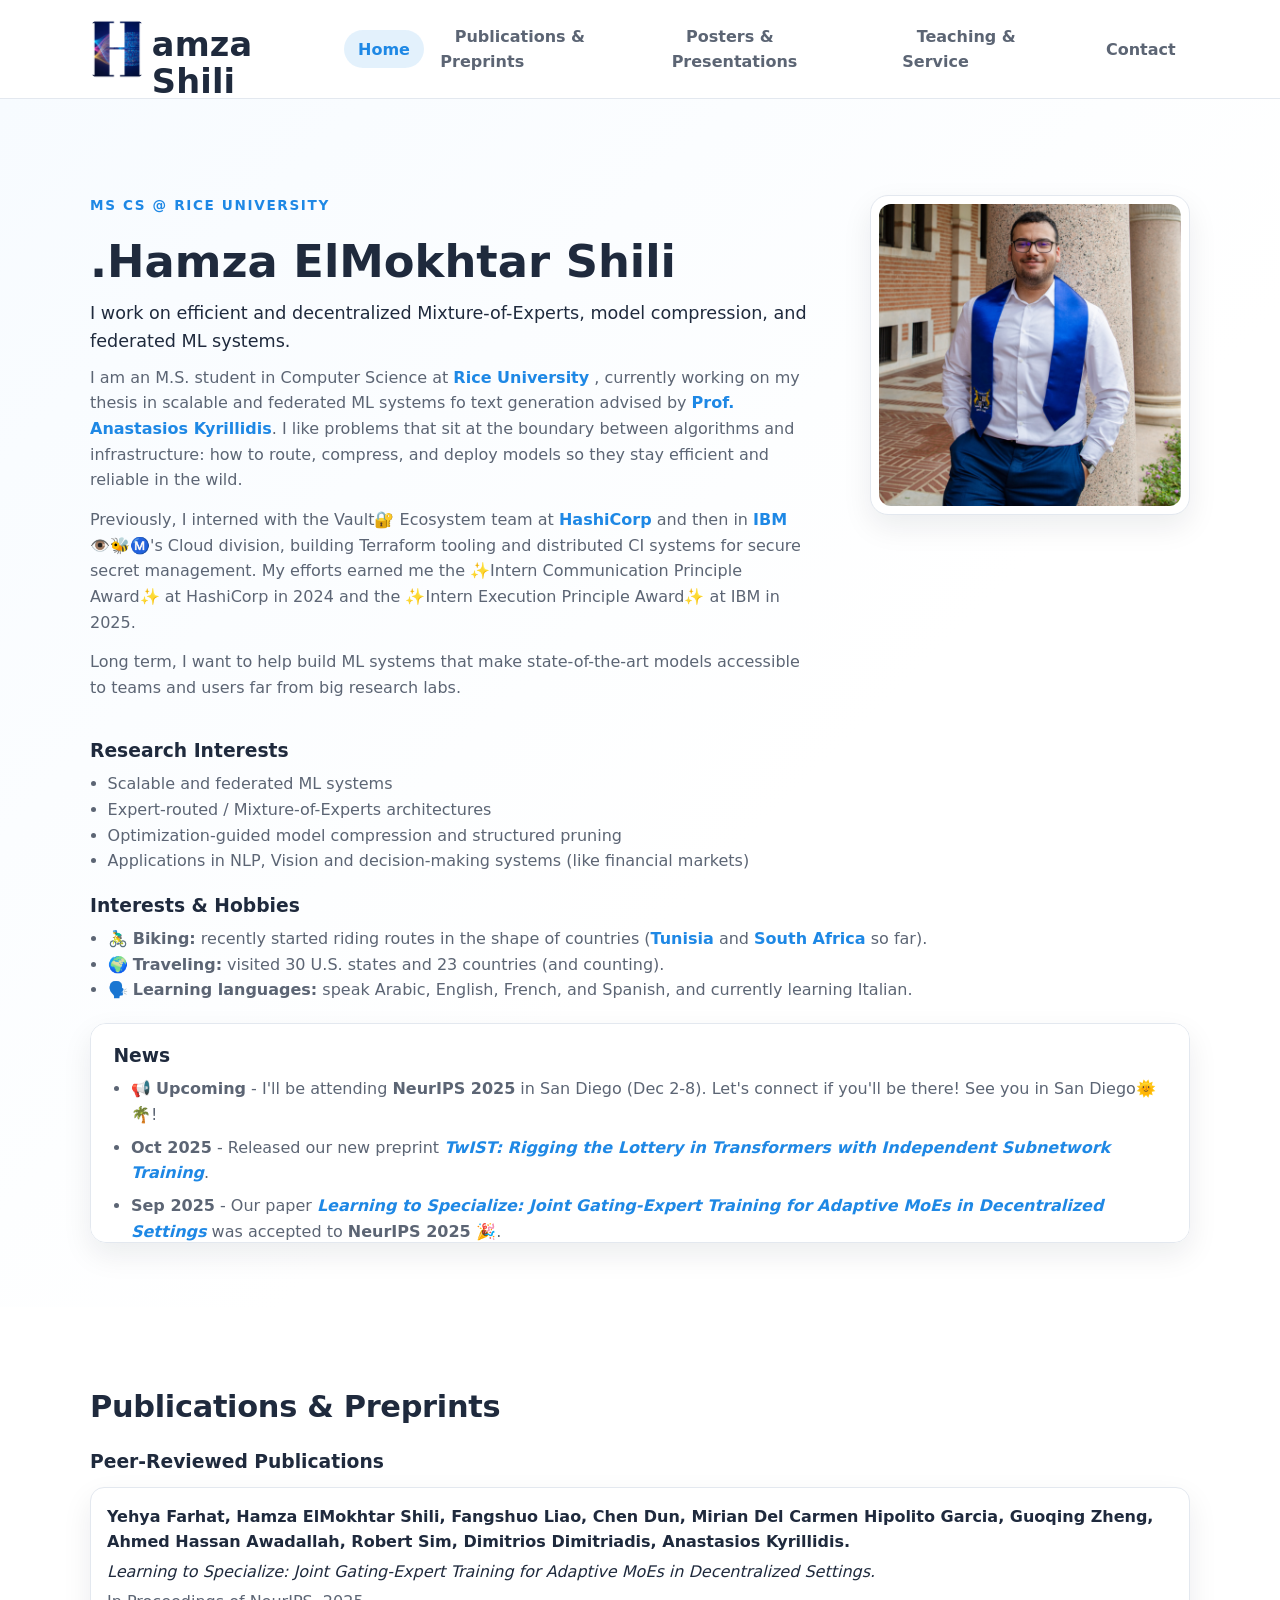
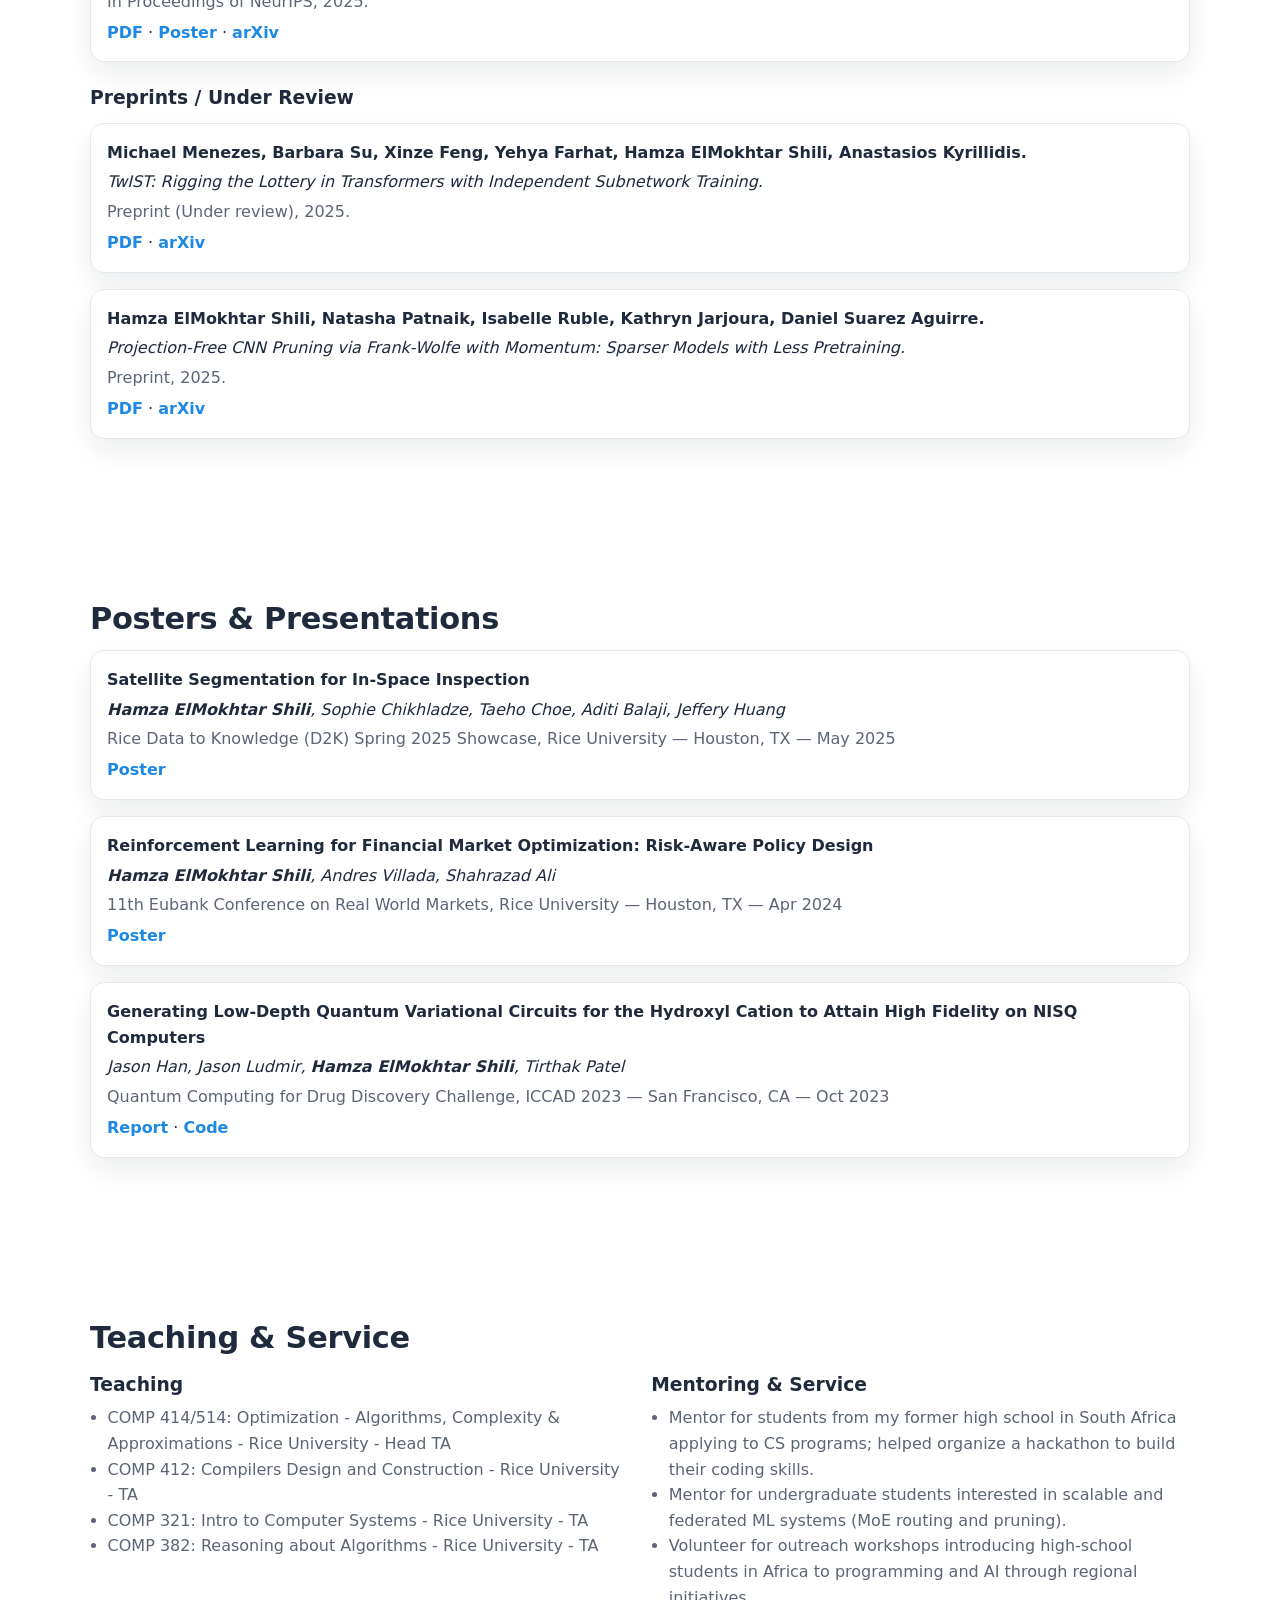
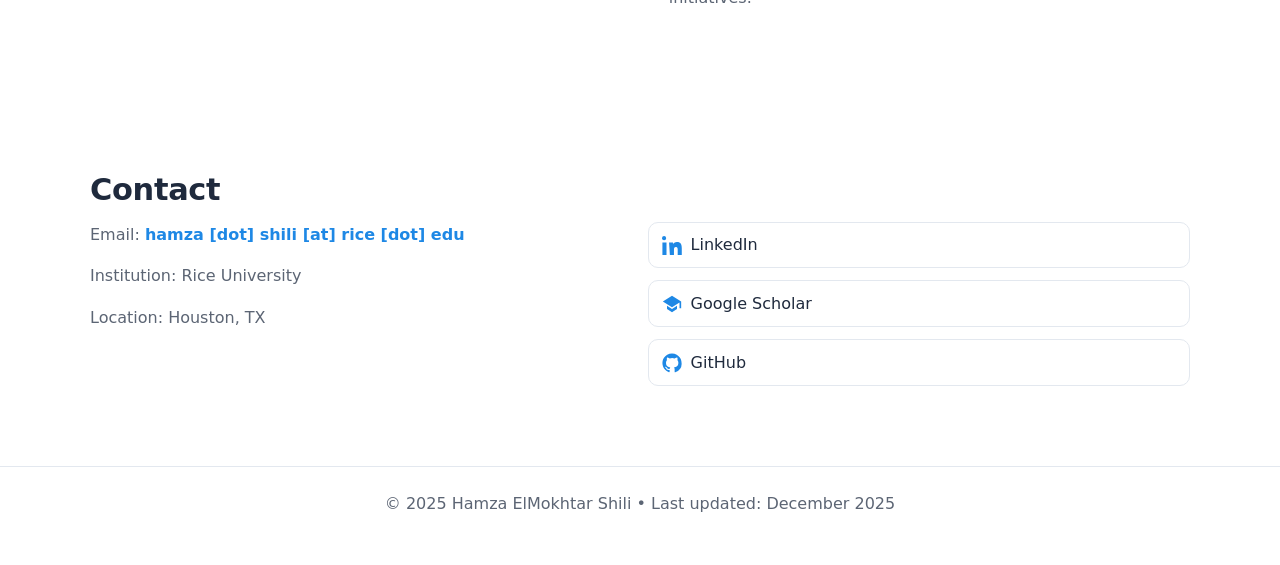
<file: index.html>
<!DOCTYPE html>
<html lang="en">
<head>
  <meta charset="UTF-8">
  <meta name="viewport" content="width=device-width, initial-scale=1.0">
  <title>Hamza ElMokhtar Shili | Academic Website</title>
  <link rel="icon" type="image/png" href="images/favicon.png">
  <link rel="apple-touch-icon" href="images/favicon.png">
  <link rel="stylesheet" href="style.css">
</head>
<body>
  <header class="site-header">
    <div class="container nav-container">
      <div class="brand">
        <span class="brand-mark">
          <img src="images/1.png" alt="Hamza ElMokhtar Shili logo">
        </span>
        <span class="brand-name">amza Shili</span>
      </div>
      <button class="nav-toggle" aria-label="Toggle navigation">
        <span></span>
        <span></span>
        <span></span>
      </button>
      <nav class="main-nav" aria-label="Main navigation">
        <ul>
          <li><a href="#home" class="nav-link active">Home</a></li>
          <li><a href="#publications" class="nav-link">Publications &amp; Preprints</a></li>
          <li><a href="#posters-presentations" class="nav-link">Posters &amp; Presentations</a></li>
          <li><a href="#teaching-service" class="nav-link">Teaching &amp; Service</a></li>
          <li><a href="#contact" class="nav-link">Contact</a></li>
        </ul>
      </nav>
    </div>
  </header>

  <main>
    <section id="home" class="section hero">
      <div class="container hero-grid">
        <div class="hero-content">
          <div class="hero-header">
            <div class="hero-text">
              <p class="eyebrow">MS CS @ Rice University</p>
              <h1>.Hamza ElMokhtar Shili</h1>
              <p class="tagline">I work on efficient and decentralized Mixture-of-Experts, model compression, and federated ML systems.</p>
              <p class="bio">
                I am an M.S. student in Computer Science at 
                <a href="https://www.rice.edu" class="text-link" target="_blank"> Rice University</a>
                , currently working on my thesis in scalable and federated ML systems fo text generation advised by 
                <a href="https://akyrillidis.github.io/about/" class="text-link" target="_blank">Prof. Anastasios Kyrillidis</a>. 
                I like problems that sit at the boundary between algorithms and infrastructure: how to route, compress, and deploy models so they stay efficient and reliable in the wild. 
              </p>
               <p class="bio">
                Previously, I interned with the Vault🔐 Ecosystem team at 
                <a href="https://www.hashicorp.com" class="text-link" target="_blank">HashiCorp</a> 
                and then in 
                <a href="https://www.ibm.com" class="text-link" target="_blank">IBM 👁️🐝Ⓜ️</a>'s  
                Cloud division, building Terraform tooling and distributed CI systems for secure secret management. My efforts earned me the ✨Intern Communication Principle Award✨ at HashiCorp in 2024 and the ✨Intern Execution Principle Award✨ at IBM in 2025. 
              </p>
               <p class="bio"> 
                Long term, I want to help build ML systems that make state-of-the-art models accessible to teams and users far from big research labs. 
                <!-- <strong>That's why I plan to pursue a PhD advancing these directions with collaborative teams.</strong> -->
              </p>
            </div>
            <div class="headshot-frame headshot-small">
              <img src="images/avatar_photo.png" alt="Profile photo placeholder">
            </div>
          </div>
          <div class="lists">
            <div>
              <h3>Research Interests</h3>
              <ul class="bullet-list">
                <li>Scalable and federated ML systems</li>
                <li>Expert-routed / Mixture-of-Experts architectures</li>
                <li>Optimization-guided model compression and structured pruning</li>
                <li>Applications in NLP, Vision and decision-making systems (like financial markets)</li>
              </ul>
            </div>
          </div>
          <div class="interest-box">
            <h3>Interests &amp; Hobbies</h3>
            <ul class="bullet-list">
              <li>🚴‍♂️ <strong>Biking:</strong> recently started riding routes in the shape of countries 
                (<a href="https://www.alltrails.com/explore/recording/evening-hike-5c16b0d-340?sh=hamza-shili&utm_campaign=memory&unfurl=false&showMemory=true" class="text-link" target="_blank">Tunisia</a> and 
                <a href="https://www.alltrails.com/explore/recording/morning-hike-2f34bc2?sh=hamza-shili&utm_campaign=memory&unfurl=false&showMemory=true" class="text-link" target="_blank">South Africa</a> so far).</li>
              <li>🌍 <strong>Traveling:</strong> visited 30 U.S. states and 23 countries (and counting).</li>
              <li>🗣️ <strong>Learning languages:</strong> speak Arabic, English, French, and Spanish, and currently learning Italian.</li>
            </ul>
          </div>
          <div class="info-box news-box">
            <h3>News</h3>
            <ul class="news-list">
              <li>📢 <strong>Upcoming</strong> - I'll be attending <strong>NeurIPS 2025</strong> in San Diego (Dec 2-8). Let's connect if you'll be there! See you in San Diego🌞🌴!</li>
              <li><strong>Oct 2025</strong> - Released our new preprint <a href="https://arxiv.org/abs/2511.03983" class="text-link" target="_blank"><em>TwIST: Rigging the Lottery in Transformers with Independent Subnetwork Training</em></a>.</li>
              <li><strong>Sep 2025</strong> - Our paper <a href="https://openreview.net/forum?id=3FBByWp6GL" class="text-link" target="_blank"><em>Learning to Specialize: Joint Gating-Expert Training for Adaptive MoEs in Decentralized Settings</em></a> was accepted to <strong>NeurIPS 2025 🎉</strong>.</li>
              <li><strong>Sep 2025</strong> - Accepted to the <strong>MENA ML 2026 Winter School</strong> (acceptance rate 13%)🎉 to present my work on federated Mixture-of-Experts for test summarization.</li>
              <li><strong>Aug 2025</strong> - Concluded my software engineering internship in IBM's Cloud division (Vault / HashiCorp acquisition).</li>
              <li><strong>May 2025</strong> - Graduated from Rice University with a B.S. in Computer Science🎉 and started my thesis-based M.S. in Computer Science at Rice.</li>
              <li><strong>May 2025</strong> - Wrapped up my internship with the Vault Ecosystem team at HashiCorp.</li>
            </ul>
          </div>
        </div>
      </div>
    </section>

    <section id="publications" class="section">
      <div class="container">
        <h2>Publications &amp; Preprints</h2>
        <div class="pub-group">
          <h3>Peer-Reviewed Publications</h3>
          <ul class="pub-list">
            <li>
              <span class="authors">Yehya Farhat, <strong>Hamza ElMokhtar Shili</strong>, Fangshuo Liao, Chen Dun, Mirian Del Carmen Hipolito Garcia, Guoqing Zheng, Ahmed Hassan Awadallah, Robert Sim, Dimitrios Dimitriadis, Anastasios Kyrillidis.</span>
              <span class="title"><em>Learning to Specialize: Joint Gating-Expert Training for Adaptive MoEs in Decentralized Settings.</em></span>
              <span class="venue">In Proceedings of NeurIPS, 2025.</span>
              <span class="links"><a href="/papers/Learning_to_Specialize_J.pdf" class="text-link" target="_blank">PDF</a> · <a href="/posters/NeurIPS_Poster.png" class="text-link" target="_blank">Poster</a> · <a href="https://arxiv.org/abs/2306.08586" class="text-link" target="_blank">arXiv</a> </span>
            </li>
          </ul>
        </div>
        <div class="pub-group">
          <h3>Preprints / Under Review</h3>
          <ul class="pub-list">
            <li>
              <span class="authors">Michael Menezes, Barbara Su, Xinze Feng, Yehya Farhat, <strong>Hamza ElMokhtar Shili</strong>, Anastasios Kyrillidis.</span>
              <span class="title"><em>TwIST: Rigging the Lottery in Transformers with Independent Subnetwork Training.</em></span>
              <span class="venue">Preprint (Under review), 2025.</span>
              <span class="links"><a href="/papers/TwIST.pdf" class="text-link" target="_blank">PDF</a> · <a href="https://arxiv.org/abs/2511.03983" class="text-link" target="_blank">arXiv</a> </span>
            </li>
            <li>
              <span class="authors"><strong>Hamza ElMokhtar Shili</strong>, Natasha Patnaik, Isabelle Ruble, Kathryn Jarjoura, Daniel Suarez Aguirre.</span>
              <span class="title"><em>Projection-Free CNN Pruning via Frank-Wolfe with Momentum: Sparser Models with Less Pretraining.</em></span>
              <span class="venue">Preprint, 2025.</span>
              <span class="links"><a href="/papers/FW_CNN_pruning.pdf" class="text-link" target="_blank">PDF</a> · <a href="https://arxiv.org/abs/2512.01147" class="text-link" target="_blank">arXiv</a> </span>
            </li>
          </ul>
        </div>
      </div>
    </section>

    <section id="posters-presentations" class="section">
      <div class="container">
        <h2>Posters &amp; Presentations</h2>
        <ul class="pub-list">
          <li>
            <span class="authors"><strong>Satellite Segmentation for In-Space Inspection</strong></span>
            <span class="title"><em><strong>Hamza ElMokhtar Shili</strong>, Sophie Chikhladze, Taeho Choe, Aditi Balaji, Jeffery Huang</em></span>
            <span class="venue">Rice Data to Knowledge (D2K) Spring 2025 Showcase, Rice University — Houston, TX — May 2025 </span>
            <span class="links"><a href="/posters/NASA_Poster.png" class="text-link"  target="_blank">Poster</a></span>
          </li>
          <li>
            <span class="authors"><strong>Reinforcement Learning for Financial Market Optimization: Risk-Aware Policy Design</strong></span>
            <span class="title"><em><strong>Hamza ElMokhtar Shili</strong>, Andres Villada, Shahrazad Ali</em></span>
            <span class="venue">11th Eubank Conference on Real World Markets, Rice University — Houston, TX — Apr 2024</span>
            <span class="links"><a href="/posters/Investment_Strategy.png" class="text-link"  target="_blank">Poster</a></span>
          </li>
          <li>
            <span class="authors"><strong>Generating Low-Depth Quantum Variational Circuits for the Hydroxyl Cation to Attain High Fidelity on NISQ Computers</strong></span>
            <span class="title"><em>Jason Han, Jason Ludmir, <strong>Hamza ElMokhtar Shili</strong>, Tirthak Patel</em></span>
            <span class="venue">Quantum Computing for Drug Discovery Challenge, ICCAD 2023 — San Francisco, CA — Oct 2023</span>
            <span class="links"><a href="/posters/ICCAD_Contest-4.pdf" class="text-link"  target="_blank">Report</a> · <a href="https://github.com/positivetechnologylab/ptl-iccad-contest-2023" class="text-link"  target="_blank">Code</a></span>
          </li>
        </ul>
      </div>
    </section>

    <section id="teaching-service" class="section">
      <div class="container">
        <h2>Teaching &amp; Service</h2>
        <div class="two-col">
          <div>
            <h3>Teaching</h3>
            <ul class="bullet-list">
              <li>COMP 414/514: Optimization - Algorithms, Complexity & Approximations - Rice University - Head TA</li>
              <li>COMP 412: Compilers Design and Construction - Rice University - TA</li>
              <li>COMP 321: Intro to Computer Systems - Rice University - TA</li>
              <li>COMP 382: Reasoning about Algorithms - Rice University - TA</li>
            </ul>
          </div>
          <div>
            <h3>Mentoring &amp; Service</h3>
            <ul class="bullet-list">
              <li>Mentor for students from my former high school in South Africa applying to CS programs; helped organize a hackathon to build their coding skills.</li>
              <li>Mentor for undergraduate students interested in scalable and federated ML systems (MoE routing and pruning).</li>
              <li>Volunteer for outreach workshops introducing high-school students in Africa to programming and AI through regional initiatives.</li>
            </ul>
          </div>
        </div>
      </div>
    </section>

    <section id="contact" class="section">
      <div class="container">
        <h2>Contact</h2>
        <div class="contact-grid">
          <div>
            <p>Email: <a class="text-link">hamza [dot] shili [at] rice [dot] edu</a></p>
            <p>Institution: Rice University</p>
            <p>Location: Houston, TX</p>
          </div>
          <div class="contact-links">
            <a href="https://www.linkedin.com/in/hamza-elmokhtar/" target="_blank" class="icon-link" aria-label="LinkedIn">
              <svg viewBox="0 0 24 24" aria-hidden="true"><path d="M4.98 3.5A2.5 2.5 0 1 1 0 3.5a2.5 2.5 0 0 1 4.98 0ZM.5 8.98h4.9V24H.5zM8.48 8.98h4.7v2.05h.07c.65-1.23 2.24-2.52 4.62-2.52 4.94 0 5.86 3.25 5.86 7.47V24h-4.9v-6.3c0-1.5-.03-3.42-2.08-3.42-2.08 0-2.4 1.62-2.4 3.3V24h-4.9z"/></svg>
              <span>LinkedIn</span>
            </a>
            <a href="https://scholar.google.com/citations?authuser=1&user=vhlfVH0AAAAJ" target="_blank" class="icon-link" aria-label="Google Scholar">
              <svg viewBox="0 0 24 24" aria-hidden="true"><path d="M12 2 1 9l11 7 9-5.727V17h2V9z"/><path d="M12 22 6 18v-4l6 4 6-4v4z"/></svg>
              <span>Google Scholar</span>
            </a>
            <a href="https://github.com/HamzaShili65" target="_blank" class="icon-link" aria-label="GitHub">
              <svg viewBox="0 0 24 24" aria-hidden="true"><path d="M12 .5C5.65.5.5 5.65.5 12c0 5.1 3.29 9.42 7.86 10.95.58.1.79-.25.79-.55v-2c-3.2.69-3.87-1.38-3.87-1.38-.53-1.34-1.3-1.7-1.3-1.7-1.07-.73.08-.72.08-.72 1.18.08 1.8 1.21 1.8 1.21 1.05 1.8 2.76 1.28 3.43.98.1-.76.41-1.28.75-1.58-2.55-.29-5.24-1.27-5.24-5.64 0-1.25.45-2.28 1.2-3.08-.12-.3-.52-1.52.11-3.18 0 0 .97-.31 3.2 1.18a11.1 11.1 0 0 1 5.82 0c2.23-1.5 3.2-1.18 3.2-1.18.63 1.66.23 2.88.11 3.18.75.8 1.2 1.83 1.2 3.08 0 4.38-2.7 5.34-5.27 5.62.42.36.8 1.09.8 2.2v3.26c0 .3.21.66.8.55A10.53 10.53 0 0 0 23.5 12C23.5 5.65 18.35.5 12 .5Z"/></svg>
              <span>GitHub</span>
            </a>
          </div>
        </div>
      </div>
    </section>
  </main>

  <footer class="site-footer">
    <div class="container">
      <p>© 2025 Hamza ElMokhtar Shili • Last updated: December 2025</p>
    </div>
  </footer>

  <script>
    const navToggle = document.querySelector('.nav-toggle');
    const nav = document.querySelector('.main-nav');
    const navLinks = document.querySelectorAll('.nav-link');

    navToggle.addEventListener('click', () => {
      nav.classList.toggle('open');
      navToggle.classList.toggle('open');
    });

    navLinks.forEach(link => {
      link.addEventListener('click', () => {
        nav.classList.remove('open');
        navToggle.classList.remove('open');
      });
    });

    const sections = document.querySelectorAll('section');
    const observer = new IntersectionObserver((entries) => {
      entries.forEach(entry => {
        const id = entry.target.getAttribute('id');
        const activeLink = document.querySelector('.nav-link[href="#' + id + '"]');
        if (entry.isIntersecting) {
          navLinks.forEach(l => l.classList.remove('active'));
          if (activeLink) activeLink.classList.add('active');
        }
      });
    }, {
      threshold: 0.4
    });

    sections.forEach(section => observer.observe(section));

    // // Open all links in a new tab/window for convenience.
    // document.querySelectorAll('a').forEach(link => {
    //   link.setAttribute('target', '_blank');
    //   link.setAttribute('rel', 'noopener noreferrer');
    // });
  </script>
</body>
</html>
</file>
<file: style.css>
/* Root & base */
:root {
  --text: #1f2a3d;
  --muted: #5c6574;
  --accent: #1e88e5;
  --bg: #ffffff;
  --surface: #f6f8fb;
  --border: #e3e8ef;
  --shadow: 0 12px 30px rgba(17, 24, 39, 0.08);
}

*,
*::before,
*::after {
  box-sizing: border-box;
}

html {
  scroll-behavior: smooth;
}

body {
  margin: 0;
  font-family: system-ui, -apple-system, BlinkMacSystemFont, "Segoe UI", sans-serif;
  color: var(--text);
  background: var(--bg);
  line-height: 1.6;
  -webkit-font-smoothing: antialiased;
}

h1, h2, h3 {
  color: var(--text);
  margin: 0 0 0.5rem;
  line-height: 1.3;
}

p {
  margin: 0 0 1rem;
  color: var(--muted);
}

a {
  color: inherit;
  text-decoration: none;
}

ul {
  padding-left: 1.2rem;
  margin: 0.5rem 0 1rem;
}

.container {
  width: min(1100px, 92vw);
  margin: 0 auto;
}

.section {
  padding: 5rem 0;
}

.section h2 {
  font-size: 1.9rem;
  letter-spacing: -0.01em;
}

.section-lead {
  max-width: 760px;
}

.text-link {
  color: var(--accent);
  font-weight: 600;
}

.button {
  display: inline-flex;
  align-items: center;
  justify-content: center;
  gap: 0.4rem;
  padding: 0.85rem 1.4rem;
  border-radius: 999px;
  background: var(--accent);
  color: #fff;
  font-weight: 700;
  text-decoration: none;
  border: none;
  transition: transform 0.15s ease, box-shadow 0.15s ease, background 0.15s ease;
  box-shadow: 0 10px 25px rgba(30, 136, 229, 0.25);
}

.button:hover {
  transform: translateY(-1px);
  box-shadow: 0 12px 30px rgba(30, 136, 229, 0.3);
}

/* Header */
.site-header {
  position: sticky;
  top: 0;
  z-index: 1000;
  background: rgba(255, 255, 255, 0.96);
  backdrop-filter: blur(12px);
  border-bottom: 1px solid var(--border);
}

.nav-container {
  display: flex;
  align-items: center;
  justify-content: space-between;
  gap: 1rem;
  padding: 0.75rem 0;
}

.brand {
  display: flex;
  align-items: center;
  gap: 0.5rem;
  font-weight: 800;
  letter-spacing: 0.01em;
}

.brand-name {
  display: inline-flex;
  align-items: center;
  line-height: 1.1;
  font-size: 2.1rem;
  transform: translateY(15px);
}

.brand-mark {
  width: 60px;
  height: 60px;
  display: inline-flex;
  align-items: center;
  justify-content: center;
  border-radius: 10px;
  background: transparent;
  overflow: hidden;
}

.brand-mark img {
  width: 100%;
  height: 100%;
  object-fit: cover;
  display: block;
  border-radius: 10px;
}

.main-nav ul {
  list-style: none;
  display: flex;
  align-items: center;
  gap: 1rem;
  margin: 0;
  padding: 0;
}

.main-nav a {
  padding: 0.6rem 0.9rem;
  border-radius: 999px;
  font-weight: 600;
  color: var(--muted);
  transition: color 0.15s ease, background 0.15s ease;
}

.main-nav a:hover,
.main-nav a.active {
  color: var(--accent);
  background: rgba(30, 136, 229, 0.12);
}

.nav-toggle {
  display: none;
  width: 44px;
  height: 44px;
  border-radius: 12px;
  border: 1px solid var(--border);
  background: #fff;
  padding: 10px;
  flex-direction: column;
  justify-content: space-between;
  cursor: pointer;
}

.nav-toggle span {
  display: block;
  height: 2px;
  background: var(--text);
  border-radius: 4px;
  transition: transform 0.2s ease, opacity 0.2s ease;
}

.nav-toggle.open span:nth-child(1) {
  transform: translateY(6px) rotate(45deg);
}

.nav-toggle.open span:nth-child(2) {
  opacity: 0;
}

.nav-toggle.open span:nth-child(3) {
  transform: translateY(-6px) rotate(-45deg);
}

/* Hero */
.hero {
  padding: 6rem 0 4rem;
  background: linear-gradient(135deg, #f7fbff 0%, #ffffff 60%);
}

.hero-grid {
  display: grid;
  grid-template-columns: 1fr;
  gap: 1.5rem;
}

.hero-header {
  display: grid;
  grid-template-columns: minmax(0, 1fr) auto;
  align-items: start;
  gap: 1.5rem;
}

.hero-text {
  min-width: 320px;
}

.eyebrow {
  text-transform: uppercase;
  font-size: 0.85rem;
  letter-spacing: 0.12em;
  color: var(--accent);
  font-weight: 700;
}

.hero h1 {
  font-size: 2.8rem;
}

.tagline {
  font-size: 1.1rem;
  color: var(--text);
  margin-bottom: 0.6rem;
}

.bio {
  max-width: 720px;
  margin-bottom: 0.9rem;
}

.lists {
  display: grid;
  grid-template-columns: repeat(auto-fit, minmax(260px, 1fr));
  gap: 1.25rem;
  margin-top: 1.5rem;
}

.info-box {
  margin-top: 1.5rem;
  padding: 1.25rem 1.4rem;
  border: 1px solid var(--border);
  border-radius: 16px;
  background: #fff;
  box-shadow: var(--shadow);
}

.interest-box,
.news-box {
  margin-top: 1.25rem;
}

.news-box {
  max-height: 220px;
  overflow: auto;
}

.bullet-list,
.news-list {
  margin: 0.5rem 0 0;
  padding-left: 1.1rem;
  color: var(--muted);
}

.news-list li {
  margin-bottom: 0.45rem;
}

.headshot-frame {
  width: 320px;
  height: 320px;
  border-radius: 18px;
  padding: 8px;
  background: #fff;
  border: 1px solid var(--border);
  box-shadow: var(--shadow);
}

.headshot-frame img {
  width: 100%;
  height: 100%;
  object-fit: cover;
  border-radius: 12px;
}

.headshot-small {
  width: 320px;
  height: 320px;
}

@media (max-width: 860px) {
  .hero-header {
    grid-template-columns: 1fr;
    justify-items: start;
  }

  .headshot-small {
    width: 280px;
    height: 280px;
  }
}

/* Cards */
.card-grid {
  display: grid;
  grid-template-columns: repeat(auto-fit, minmax(280px, 1fr));
  gap: 1.5rem;
  margin-top: 1.75rem;
}

.card {
  background: #fff;
  border: 1px solid var(--border);
  border-radius: 16px;
  padding: 1.4rem;
  box-shadow: var(--shadow);
  display: flex;
  flex-direction: column;
  gap: 0.8rem;
}

.card-header {
  display: flex;
  flex-direction: column;
  gap: 0.4rem;
}

.tag-row {
  display: flex;
  flex-wrap: wrap;
  gap: 0.4rem;
}

.tag {
  display: inline-flex;
  align-items: center;
  padding: 0.25rem 0.6rem;
  border-radius: 999px;
  background: rgba(30, 136, 229, 0.1);
  color: var(--accent);
  font-size: 0.85rem;
  font-weight: 700;
}

.card-links {
  display: flex;
  gap: 0.75rem;
  flex-wrap: wrap;
}

/* Publications */
.pub-group {
  margin-top: 1.5rem;
}

.pub-list {
  list-style: none;
  padding: 0;
  margin: 0.75rem 0 0;
  display: flex;
  flex-direction: column;
  gap: 1rem;
}

.pub-list li {
  padding: 1rem;
  border: 1px solid var(--border);
  border-radius: 14px;
  background: #fff;
  box-shadow: var(--shadow);
}

.pub-list .authors {
  display: block;
  color: var(--text);
  font-weight: 600;
}

.pub-list .title {
  display: block;
  margin: 0.25rem 0;
}

.pub-list .venue {
  display: block;
  color: var(--muted);
  margin-bottom: 0.35rem;
}

/* Talks & Posters */
.two-col {
  display: grid;
  grid-template-columns: repeat(auto-fit, minmax(280px, 1fr));
  gap: 1.4rem;
  margin-top: 1rem;
}

.simple-list {
  list-style: none;
  padding: 0;
  margin: 0.5rem 0 0;
  display: flex;
  flex-direction: column;
  gap: 1rem;
}

.simple-list li {
  padding: 1rem;
  border-radius: 12px;
  border: 1px solid var(--border);
  background: #fff;
  box-shadow: var(--shadow);
}

.item-title {
  display: block;
  color: var(--text);
  font-weight: 700;
}

.item-meta {
  display: block;
  color: var(--muted);
  margin: 0.25rem 0 0.35rem;
}

/* Teaching & Service */
.bullet-list {
  list-style: disc;
}

/* Contact */
.contact-grid {
  display: grid;
  grid-template-columns: repeat(auto-fit, minmax(260px, 1fr));
  gap: 1rem;
  margin-top: 0.75rem;
}

.contact-links {
  display: flex;
  flex-direction: column;
  gap: 0.75rem;
}

.icon-link {
  display: inline-flex;
  align-items: center;
  gap: 0.55rem;
  padding: 0.6rem 0.8rem;
  border-radius: 10px;
  border: 1px solid var(--border);
  transition: background 0.15s ease, transform 0.15s ease;
}

.icon-link:hover {
  background: rgba(30, 136, 229, 0.08);
  transform: translateY(-1px);
}

.icon-link svg {
  width: 20px;
  height: 20px;
  fill: var(--accent);
}

/* Footer */
.site-footer {
  padding: 1.5rem 0 2rem;
  border-top: 1px solid var(--border);
  background: #fff;
  text-align: center;
  color: var(--muted);
}

/* Responsive */
@media (max-width: 960px) {
  .hero-grid {
    grid-template-columns: 1fr;
    text-align: left;
  }

  .hero-headshot {
    justify-content: flex-start;
  }
}

@media (max-width: 780px) {
  .main-nav {
    position: absolute;
    top: 64px;
    right: 4vw;
    left: 4vw;
    background: #fff;
    border: 1px solid var(--border);
    border-radius: 14px;
    box-shadow: var(--shadow);
    display: none;
  }

  .main-nav.open {
    display: block;
  }

  .main-nav ul {
    flex-direction: column;
    align-items: stretch;
    padding: 0.5rem;
  }

  .main-nav a {
    width: 100%;
  }

  .nav-toggle {
    display: flex;
  }
}
</file>
